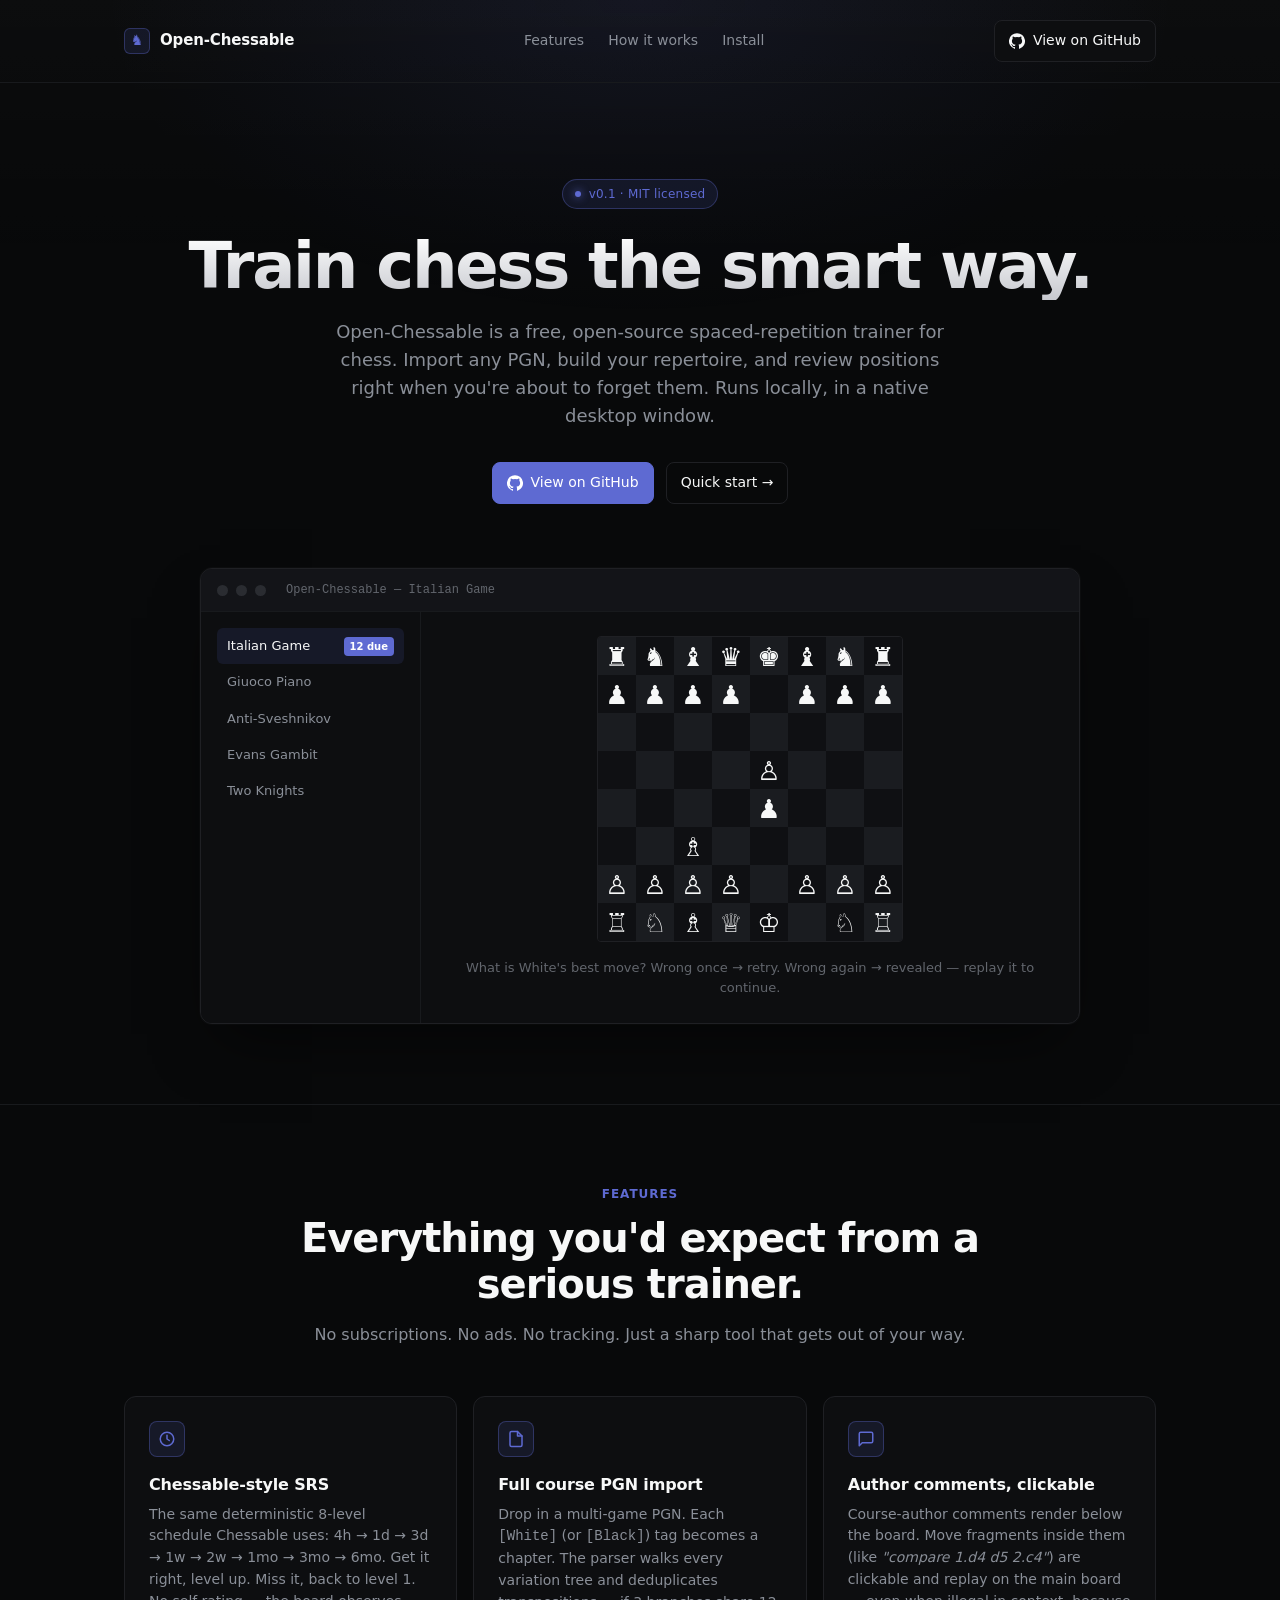
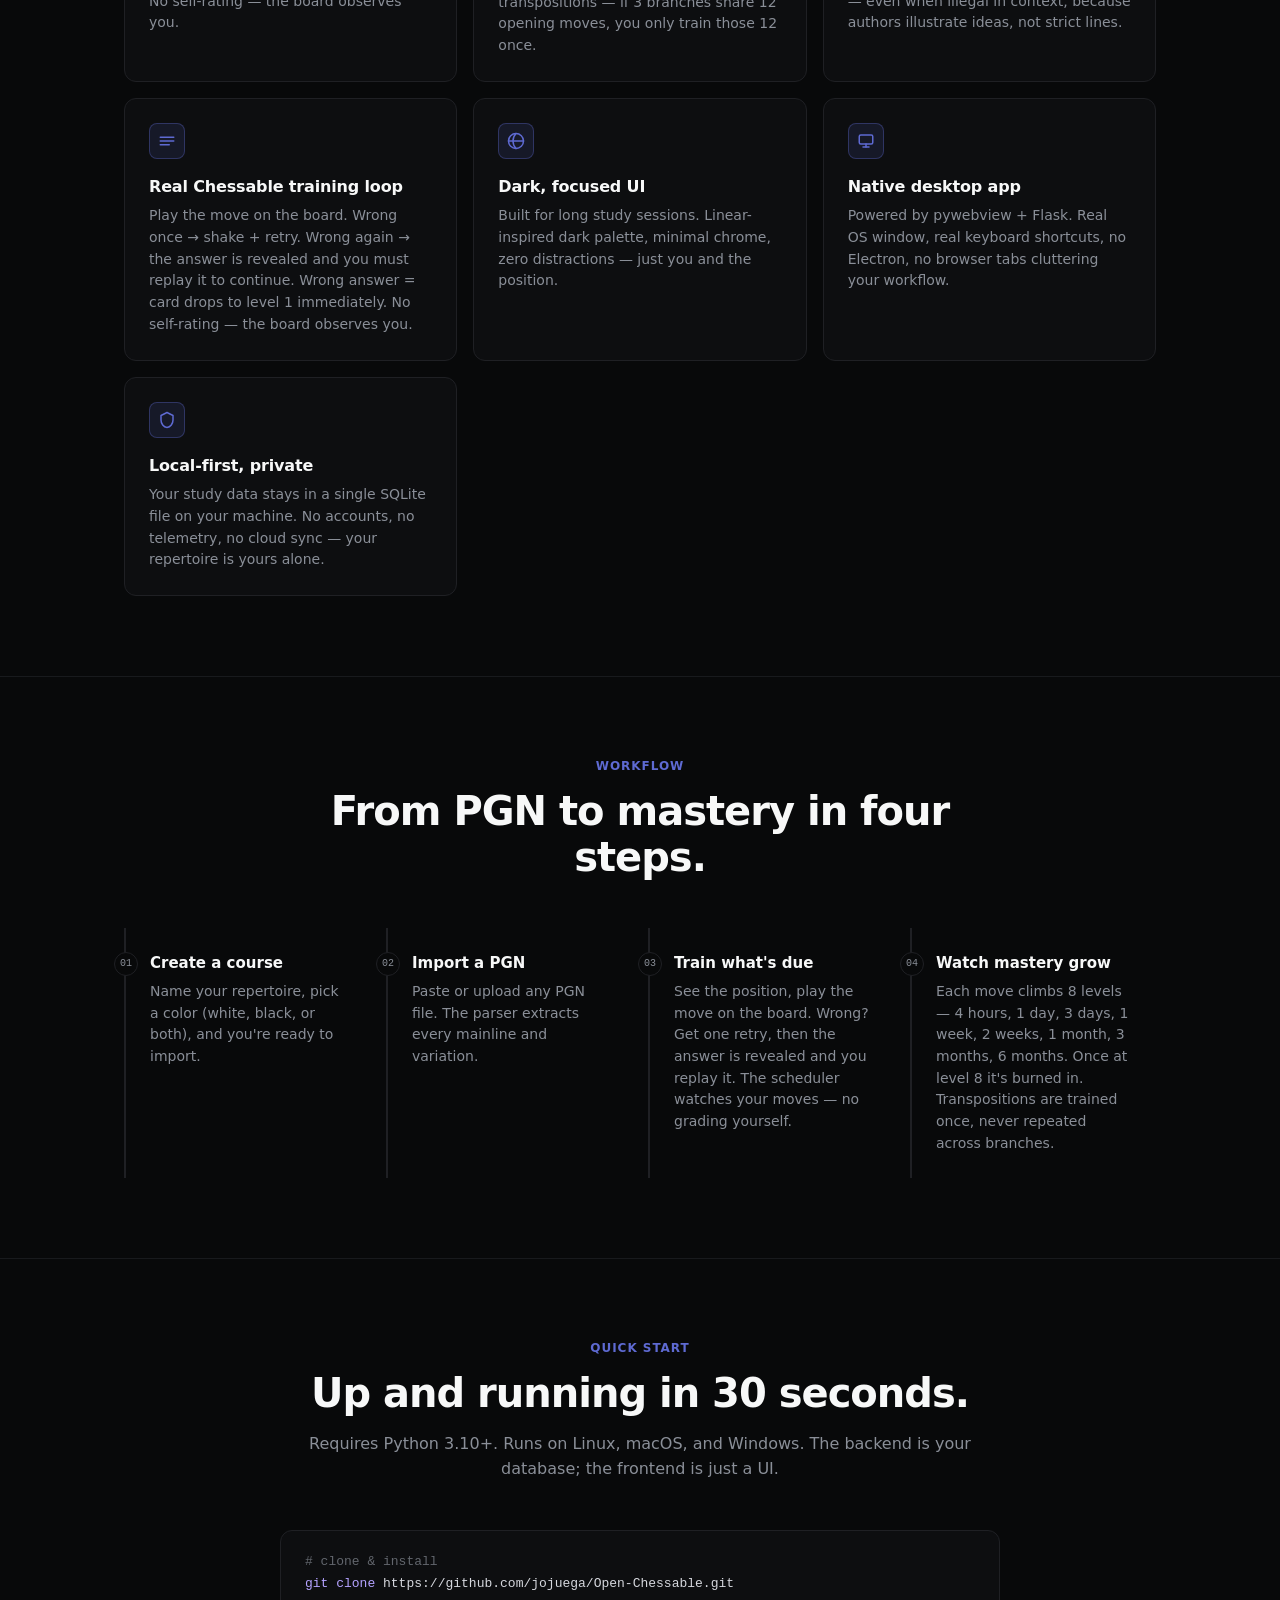
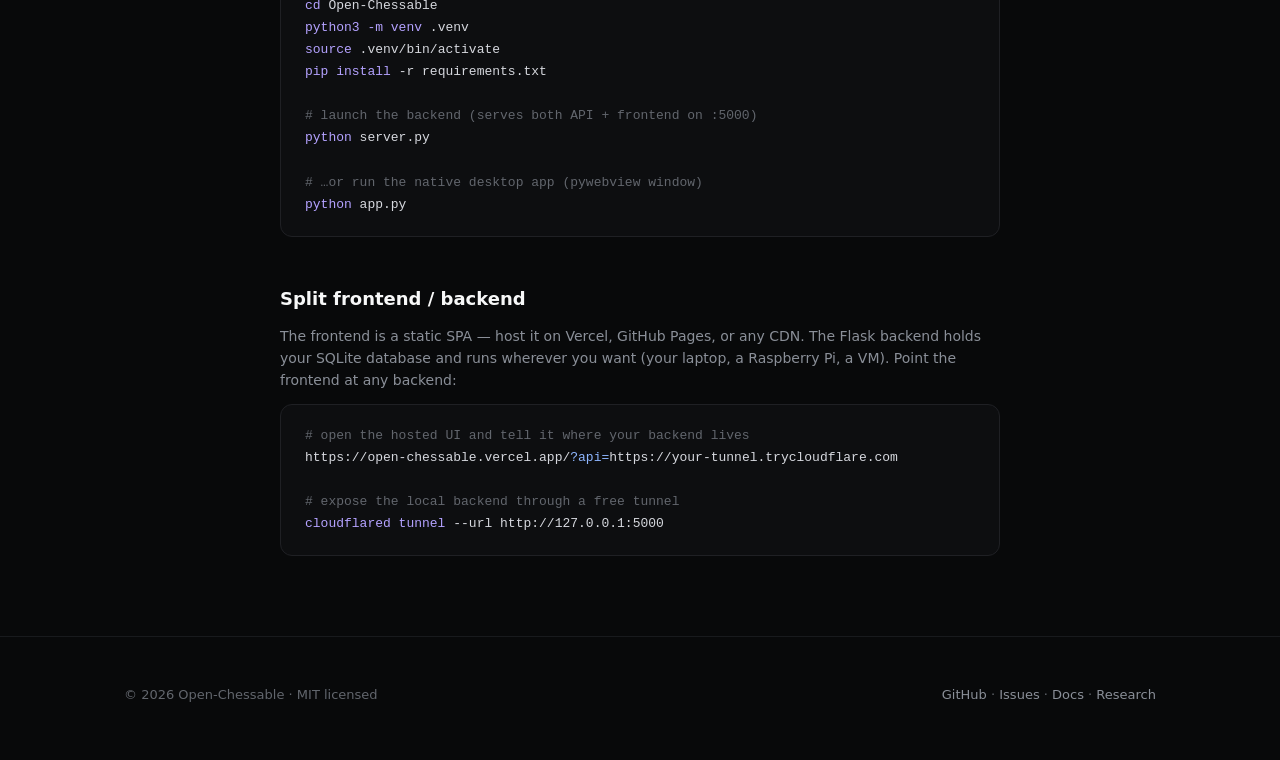
<file: viewer/index.html>
<!doctype html>
<html lang="en">
<head>
  <meta charset="utf-8" />
  <meta name="viewport" content="width=device-width,initial-scale=1" />
  <title>Open-Chessable — Open-source SRS chess trainer</title>
  <meta name="description" content="Open-Chessable is a free, open-source spaced-repetition chess trainer. Import PGNs, build repertoires, and train like a master — all on your own machine." />
  <meta name="theme-color" content="#08090a" />

  <!-- Open Graph / Twitter -->
  <meta property="og:title" content="Open-Chessable — Open-source SRS chess trainer" />
  <meta property="og:description" content="Free, self-hosted, Chessable-compatible 8-level spaced-repetition trainer for chess openings, tactics, and endgames. Local-first, dark theme, native desktop." />
  <meta property="og:type" content="website" />
  <meta property="og:url" content="https://jojuega.github.io/Open-Chessable/" />
  <meta name="twitter:card" content="summary_large_image" />

  <link rel="icon" href="data:image/svg+xml,%3Csvg xmlns='http://www.w3.org/2000/svg' viewBox='0 0 100 100'%3E%3Ctext y='.9em' font-size='90'%3E%E2%99%9E%3C/text%3E%3C/svg%3E" />

  <style>
    /* ── Linear.app–inspired dark theme ─────────────────────────────── */
    :root {
      --bg:          #08090a;
      --bg-elev-1:   #0d0e10;
      --bg-elev-2:   #131418;
      --border:      #1f2024;
      --border-soft: #181a1d;
      --text:        #f7f8f8;
      --text-mute:   #8a8f98;
      --text-dim:    #62666d;
      --accent:      #5e6ad2;
      --accent-soft: rgba(94, 106, 210, 0.12);
      --accent-line: rgba(94, 106, 210, 0.35);
      --green:       #4cb782;
      --radius:      8px;
      --radius-lg:   12px;
      --font:        ui-sans-serif, system-ui, -apple-system, "Segoe UI", Inter, "Helvetica Neue", Arial, sans-serif;
      --mono:        ui-monospace, SFMono-Regular, Menlo, Consolas, monospace;
    }

    * { box-sizing: border-box; }
    html, body { margin: 0; padding: 0; }
    body {
      background: var(--bg);
      color: var(--text);
      font-family: var(--font);
      font-size: 15px;
      line-height: 1.55;
      -webkit-font-smoothing: antialiased;
      -moz-osx-font-smoothing: grayscale;
      text-rendering: optimizeLegibility;
    }

    a { color: inherit; text-decoration: none; }
    a:hover { color: var(--accent); }

    .container { max-width: 1080px; margin: 0 auto; padding: 0 24px; }

    /* ── Subtle radial glow behind the hero ─────────────────────────── */
    .bg-grid {
      position: absolute;
      inset: 0;
      pointer-events: none;
      background:
        radial-gradient(60% 50% at 50% 0%, rgba(94,106,210,0.10), transparent 70%),
        linear-gradient(to bottom, rgba(255,255,255,0.02), transparent 30%);
      mask-image: linear-gradient(to bottom, #000 0%, transparent 80%);
      -webkit-mask-image: linear-gradient(to bottom, #000 0%, transparent 80%);
    }

    /* ── Nav ────────────────────────────────────────────────────────── */
    nav {
      position: relative;
      padding: 20px 0;
      border-bottom: 1px solid var(--border-soft);
    }
    nav .container { display: flex; align-items: center; justify-content: space-between; }
    .brand { display: flex; align-items: center; gap: 10px; font-weight: 600; letter-spacing: -0.01em; }
    .brand-mark {
      width: 26px; height: 26px;
      display: grid; place-items: center;
      background: var(--accent-soft);
      border: 1px solid var(--accent-line);
      border-radius: 6px;
      color: var(--accent);
      font-size: 14px;
    }
    .nav-links { display: flex; gap: 24px; font-size: 14px; color: var(--text-mute); }
    .nav-links a { transition: color .15s ease; }

    /* ── Buttons ────────────────────────────────────────────────────── */
    .btn {
      display: inline-flex; align-items: center; gap: 8px;
      padding: 9px 14px;
      font-size: 14px; font-weight: 500;
      border-radius: var(--radius);
      border: 1px solid var(--border);
      background: var(--bg-elev-1);
      color: var(--text);
      transition: all .15s ease;
      cursor: pointer;
    }
    .btn:hover { border-color: var(--accent-line); color: var(--text); }
    .btn-primary {
      background: var(--accent);
      border-color: var(--accent);
      color: #fff;
      box-shadow: 0 0 0 0 var(--accent-soft);
    }
    .btn-primary:hover {
      background: #6f7be0;
      border-color: #6f7be0;
      color: #fff;
      box-shadow: 0 0 0 6px var(--accent-soft);
    }
    .btn-ghost { background: transparent; }
    .btn .icon { width: 16px; height: 16px; }

    /* ── Hero ───────────────────────────────────────────────────────── */
    header.hero {
      position: relative;
      padding: 96px 0 80px;
      text-align: center;
    }
    .eyebrow {
      display: inline-flex; align-items: center; gap: 8px;
      padding: 5px 12px;
      margin-bottom: 24px;
      font-size: 12px; font-weight: 500;
      letter-spacing: 0.02em;
      color: var(--accent);
      background: var(--accent-soft);
      border: 1px solid var(--accent-line);
      border-radius: 999px;
    }
    .eyebrow .dot { width: 6px; height: 6px; border-radius: 50%; background: var(--accent); box-shadow: 0 0 8px var(--accent); }

    h1 {
      margin: 0 0 18px;
      font-size: clamp(40px, 6vw, 64px);
      font-weight: 600;
      letter-spacing: -0.035em;
      line-height: 1.05;
      background: linear-gradient(180deg, #ffffff 0%, #c7c9cf 100%);
      -webkit-background-clip: text;
      background-clip: text;
      -webkit-text-fill-color: transparent;
    }
    .lede {
      max-width: 640px;
      margin: 0 auto 32px;
      font-size: 18px;
      color: var(--text-mute);
      line-height: 1.55;
    }
    .cta-row { display: flex; gap: 12px; justify-content: center; flex-wrap: wrap; }

    /* ── Mock window (UI preview) ──────────────────────────────────── */
    .preview {
      position: relative;
      margin: 64px auto 0;
      max-width: 880px;
      background: var(--bg-elev-1);
      border: 1px solid var(--border);
      border-radius: var(--radius-lg);
      box-shadow:
        0 1px 0 rgba(255,255,255,0.04) inset,
        0 30px 60px -20px rgba(0,0,0,0.6),
        0 0 0 1px rgba(255,255,255,0.02);
      overflow: hidden;
    }
    .preview-bar {
      display: flex; align-items: center; gap: 8px;
      padding: 12px 16px;
      background: var(--bg-elev-2);
      border-bottom: 1px solid var(--border-soft);
    }
    .preview-bar .dot { width: 11px; height: 11px; border-radius: 50%; background: #2a2c31; }
    .preview-bar .title {
      margin-left: 12px;
      font-family: var(--mono);
      font-size: 12px;
      color: var(--text-dim);
    }
    .preview-body {
      display: grid;
      grid-template-columns: 220px 1fr;
      min-height: 320px;
    }
    .preview-side {
      padding: 16px;
      border-right: 1px solid var(--border-soft);
      background: var(--bg-elev-1);
    }
    .preview-side .item {
      display: flex; justify-content: space-between; align-items: center;
      padding: 8px 10px;
      border-radius: 6px;
      font-size: 13px;
      color: var(--text-mute);
    }
    .preview-side .item.active { background: var(--accent-soft); color: var(--text); }
    .preview-side .badge {
      font-size: 10px; padding: 2px 6px; border-radius: 4px;
      background: var(--accent); color: #fff; font-weight: 600;
    }
    .preview-main {
      padding: 24px;
      display: flex; flex-direction: column; gap: 16px; align-items: center; justify-content: center;
    }
    .board-mock {
      display: grid; grid-template-columns: repeat(8, 38px); grid-template-rows: repeat(8, 38px);
      border: 1px solid var(--border);
      border-radius: 4px;
      overflow: hidden;
    }
    .sq { display: grid; place-items: center; font-size: 26px; }
    .sq.light { background: #1a1c20; }
    .sq.dark  { background: #0f1013; }
    .preview-caption {
      font-size: 13px; color: var(--text-dim);
    }
    .preview-caption kbd {
      font-family: var(--mono);
      background: var(--bg-elev-2);
      border: 1px solid var(--border);
      border-radius: 4px;
      padding: 1px 6px;
      font-size: 12px;
      color: var(--text-mute);
    }

    /* ── Features section ──────────────────────────────────────────── */
    section { padding: 80px 0; border-top: 1px solid var(--border-soft); position: relative; }
    .section-head { max-width: 720px; margin: 0 auto 48px; text-align: center; }
    .section-eyebrow {
      font-size: 12px; font-weight: 600; letter-spacing: 0.08em;
      text-transform: uppercase; color: var(--accent);
      margin-bottom: 12px;
    }
    h2 {
      margin: 0 0 14px;
      font-size: clamp(28px, 3.5vw, 40px);
      font-weight: 600;
      letter-spacing: -0.025em;
      line-height: 1.15;
    }
    .section-sub { color: var(--text-mute); font-size: 16px; }

    .grid { display: grid; gap: 16px; }
    .features { grid-template-columns: repeat(auto-fit, minmax(280px, 1fr)); }
    .card {
      position: relative;
      background: var(--bg-elev-1);
      border: 1px solid var(--border);
      border-radius: var(--radius-lg);
      padding: 24px;
      transition: border-color .15s ease, transform .15s ease;
    }
    .card:hover { border-color: var(--border); }
    .card-icon {
      display: grid; place-items: center;
      width: 36px; height: 36px;
      border-radius: 8px;
      background: var(--accent-soft);
      color: var(--accent);
      margin-bottom: 16px;
      border: 1px solid var(--accent-line);
    }
    .card h3 {
      margin: 0 0 6px;
      font-size: 16px; font-weight: 600;
      letter-spacing: -0.01em;
    }
    .card p { margin: 0; color: var(--text-mute); font-size: 14px; line-height: 1.55; }

    /* ── How it works ─────────────────────────────────────────────── */
    .steps { grid-template-columns: repeat(auto-fit, minmax(220px, 1fr)); counter-reset: step; }
    .step {
      counter-increment: step;
      padding: 24px;
      border-left: 2px solid var(--border);
      position: relative;
    }
    .step::before {
      content: counter(step, decimal-leading-zero);
      position: absolute;
      top: 24px; left: -12px;
      width: 22px; height: 22px;
      display: grid; place-items: center;
      background: var(--bg);
      border: 1px solid var(--border);
      border-radius: 50%;
      font-family: var(--mono);
      font-size: 10px;
      color: var(--text-mute);
    }
    .step h4 { margin: 0 0 6px; font-size: 15px; font-weight: 600; }
    .step p  { margin: 0; color: var(--text-mute); font-size: 14px; }

    /* ── Code block ───────────────────────────────────────────────── */
    pre.code {
      max-width: 720px; margin: 32px auto 0;
      background: var(--bg-elev-1);
      border: 1px solid var(--border);
      border-radius: var(--radius-lg);
      padding: 20px 24px;
      overflow-x: auto;
      font-family: var(--mono);
      font-size: 13px;
      line-height: 1.7;
      color: #d6d8de;
    }
    pre.code .c { color: var(--text-dim); }
    pre.code .k { color: #b4a2ff; }
    pre.code .s { color: var(--green); }
    pre.code .p { color: #8eb6ff; }

    /* ── Footer ───────────────────────────────────────────────────── */
    footer {
      padding: 48px 0 56px;
      border-top: 1px solid var(--border-soft);
      color: var(--text-dim);
      font-size: 13px;
    }
    footer .container { display: flex; justify-content: space-between; align-items: center; flex-wrap: wrap; gap: 16px; }
    footer a { color: var(--text-mute); }
    footer a:hover { color: var(--text); }

    /* ── Responsive ───────────────────────────────────────────────── */
    @media (max-width: 720px) {
      header.hero { padding: 64px 0 56px; }
      .preview-body { grid-template-columns: 1fr; }
      .preview-side { display: none; }
      .nav-links { display: none; }
      .board-mock { grid-template-columns: repeat(8, 32px); grid-template-rows: repeat(8, 32px); }
      .sq { font-size: 20px; }
    }
  </style>
</head>
<body>

  <div class="bg-grid" aria-hidden="true"></div>

  <!-- ─── Nav ─────────────────────────────────────────────────────── -->
  <nav>
    <div class="container">
      <a class="brand" href="#">
        <span class="brand-mark">♞</span>
        <span>Open-Chessable</span>
      </a>
      <div class="nav-links">
        <a href="#features">Features</a>
        <a href="#how">How it works</a>
        <a href="#install">Install</a>
      </div>
      <a class="btn" href="https://github.com/jojuega/Open-Chessable">
        <svg class="icon" viewBox="0 0 24 24" fill="currentColor" aria-hidden="true"><path d="M12 .3a12 12 0 0 0-3.79 23.4c.6.11.82-.26.82-.58v-2.04c-3.34.73-4.04-1.61-4.04-1.61-.55-1.4-1.34-1.77-1.34-1.77-1.09-.74.08-.73.08-.73 1.21.08 1.84 1.24 1.84 1.24 1.07 1.83 2.81 1.3 3.5.99.11-.78.42-1.3.76-1.6-2.66-.3-5.47-1.33-5.47-5.93 0-1.31.47-2.38 1.24-3.22-.12-.31-.54-1.53.12-3.18 0 0 1.01-.32 3.3 1.23a11.5 11.5 0 0 1 6 0c2.29-1.55 3.3-1.23 3.3-1.23.66 1.65.24 2.87.12 3.18.77.84 1.24 1.91 1.24 3.22 0 4.61-2.81 5.63-5.49 5.93.43.37.81 1.1.81 2.22v3.29c0 .32.22.7.83.58A12 12 0 0 0 12 .3z"/></svg>
        View on GitHub
      </a>
    </div>
  </nav>

  <!-- ─── Hero ─────────────────────────────────────────────────────── -->
  <header class="hero">
    <div class="container">
      <span class="eyebrow"><span class="dot"></span> v0.1 · MIT licensed</span>
      <h1>Train chess the smart way.</h1>
      <p class="lede">
        Open-Chessable is a free, open-source spaced-repetition trainer for chess.
        Import any PGN, build your repertoire, and review positions right when
        you're about to forget them. Runs locally, in a native desktop window.
      </p>
      <div class="cta-row">
        <a class="btn btn-primary" href="https://github.com/jojuega/Open-Chessable">
          <svg class="icon" viewBox="0 0 24 24" fill="currentColor" aria-hidden="true"><path d="M12 .3a12 12 0 0 0-3.79 23.4c.6.11.82-.26.82-.58v-2.04c-3.34.73-4.04-1.61-4.04-1.61-.55-1.4-1.34-1.77-1.34-1.77-1.09-.74.08-.73.08-.73 1.21.08 1.84 1.24 1.84 1.24 1.07 1.83 2.81 1.3 3.5.99.11-.78.42-1.3.76-1.6-2.66-.3-5.47-1.33-5.47-5.93 0-1.31.47-2.38 1.24-3.22-.12-.31-.54-1.53.12-3.18 0 0 1.01-.32 3.3 1.23a11.5 11.5 0 0 1 6 0c2.29-1.55 3.3-1.23 3.3-1.23.66 1.65.24 2.87.12 3.18.77.84 1.24 1.91 1.24 3.22 0 4.61-2.81 5.63-5.49 5.93.43.37.81 1.1.81 2.22v3.29c0 .32.22.7.83.58A12 12 0 0 0 12 .3z"/></svg>
          View on GitHub
        </a>
        <a class="btn btn-ghost" href="#install">Quick start →</a>
      </div>

      <!-- Mock window preview -->
      <div class="preview" role="img" aria-label="Open-Chessable desktop app preview">
        <div class="preview-bar">
          <span class="dot"></span><span class="dot"></span><span class="dot"></span>
          <span class="title">Open-Chessable — Italian Game</span>
        </div>
        <div class="preview-body">
          <aside class="preview-side">
            <div class="item active">Italian Game <span class="badge">12 due</span></div>
            <div class="item">Giuoco Piano</div>
            <div class="item">Anti-Sveshnikov</div>
            <div class="item">Evans Gambit</div>
            <div class="item">Two Knights</div>
          </aside>
          <div class="preview-main">
            <div class="board-mock" aria-hidden="true">
              <!-- rank 8 -->
              <div class="sq light">♜</div><div class="sq dark">♞</div><div class="sq light">♝</div><div class="sq dark">♛</div><div class="sq light">♚</div><div class="sq dark">♝</div><div class="sq light">♞</div><div class="sq dark">♜</div>
              <!-- rank 7 -->
              <div class="sq dark">♟</div><div class="sq light">♟</div><div class="sq dark">♟</div><div class="sq light">♟</div><div class="sq dark"></div><div class="sq light">♟</div><div class="sq dark">♟</div><div class="sq light">♟</div>
              <!-- rank 6 -->
              <div class="sq light"></div><div class="sq dark"></div><div class="sq light"></div><div class="sq dark"></div><div class="sq light"></div><div class="sq dark"></div><div class="sq light"></div><div class="sq dark"></div>
              <!-- rank 5 -->
              <div class="sq dark"></div><div class="sq light"></div><div class="sq dark"></div><div class="sq light"></div><div class="sq dark">♙</div><div class="sq light"></div><div class="sq dark"></div><div class="sq light"></div>
              <!-- rank 4 -->
              <div class="sq light"></div><div class="sq dark"></div><div class="sq light"></div><div class="sq dark"></div><div class="sq light">♟</div><div class="sq dark"></div><div class="sq light"></div><div class="sq dark"></div>
              <!-- rank 3 -->
              <div class="sq dark"></div><div class="sq light"></div><div class="sq dark">♗</div><div class="sq light"></div><div class="sq dark"></div><div class="sq light"></div><div class="sq dark"></div><div class="sq light"></div>
              <!-- rank 2 -->
              <div class="sq light">♙</div><div class="sq dark">♙</div><div class="sq light">♙</div><div class="sq dark">♙</div><div class="sq light"></div><div class="sq dark">♙</div><div class="sq light">♙</div><div class="sq dark">♙</div>
              <!-- rank 1 -->
              <div class="sq dark">♖</div><div class="sq light">♘</div><div class="sq dark">♗</div><div class="sq light">♕</div><div class="sq dark">♔</div><div class="sq light"></div><div class="sq dark">♘</div><div class="sq light">♖</div>
            </div>
            <div class="preview-caption">
              What is White's best move? Wrong once → retry. Wrong again → revealed — replay it to continue.
            </div>
          </div>
        </div>
      </div>
    </div>
  </header>

  <!-- ─── Features ──────────────────────────────────────────────────── -->
  <section id="features">
    <div class="container">
      <div class="section-head">
        <div class="section-eyebrow">Features</div>
        <h2>Everything you'd expect from a serious trainer.</h2>
        <p class="section-sub">No subscriptions. No ads. No tracking. Just a sharp tool that gets out of your way.</p>
      </div>

      <div class="grid features">
        <div class="card">
          <div class="card-icon">
            <svg width="18" height="18" viewBox="0 0 24 24" fill="none" stroke="currentColor" stroke-width="2" stroke-linecap="round" stroke-linejoin="round" aria-hidden="true"><path d="M21 12a9 9 0 1 1-18 0 9 9 0 0 1 18 0Z"/><path d="M12 7v5l3 2"/></svg>
          </div>
          <h3>Chessable-style SRS</h3>
          <p>The same deterministic 8-level schedule Chessable uses: 4h → 1d → 3d → 1w → 2w → 1mo → 3mo → 6mo. Get it right, level up. Miss it, back to level 1. No self-rating — the board observes you.</p>
        </div>

        <div class="card">
          <div class="card-icon">
            <svg width="18" height="18" viewBox="0 0 24 24" fill="none" stroke="currentColor" stroke-width="2" stroke-linecap="round" stroke-linejoin="round" aria-hidden="true"><path d="M14 2H6a2 2 0 0 0-2 2v16a2 2 0 0 0 2 2h12a2 2 0 0 0 2-2V8z"/><polyline points="14 2 14 8 20 8"/></svg>
          </div>
          <h3>Full course PGN import</h3>
          <p>Drop in a multi-game PGN. Each <code>[White]</code> (or <code>[Black]</code>) tag becomes a chapter. The parser walks every variation tree and deduplicates transpositions — if 3 branches share 12 opening moves, you only train those 12 once.</p>
        </div>

        <div class="card">
          <div class="card-icon">
            <svg width="18" height="18" viewBox="0 0 24 24" fill="none" stroke="currentColor" stroke-width="2" stroke-linecap="round" stroke-linejoin="round" aria-hidden="true"><path d="M21 15a2 2 0 0 1-2 2H7l-4 4V5a2 2 0 0 1 2-2h14a2 2 0 0 1 2 2z"/></svg>
          </div>
          <h3>Author comments, clickable</h3>
          <p>Course-author comments render below the board. Move fragments inside them (like <em>"compare 1.d4 d5 2.c4"</em>) are clickable and replay on the main board — even when illegal in context, because authors illustrate ideas, not strict lines.</p>
        </div>

        <div class="card">
          <div class="card-icon">
            <svg width="18" height="18" viewBox="0 0 24 24" fill="none" stroke="currentColor" stroke-width="2" stroke-linecap="round" stroke-linejoin="round" aria-hidden="true"><path d="M3 7h18"/><path d="M3 12h18"/><path d="M3 17h12"/></svg>
          </div>
          <h3>Real Chessable training loop</h3>
          <p>Play the move on the board. Wrong once → shake + retry. Wrong again → the answer is revealed and you must replay it to continue. Wrong answer = card drops to level 1 immediately. No self-rating — the board observes you.</p>
        </div>

        <div class="card">
          <div class="card-icon">
            <svg width="18" height="18" viewBox="0 0 24 24" fill="none" stroke="currentColor" stroke-width="2" stroke-linecap="round" stroke-linejoin="round" aria-hidden="true"><circle cx="12" cy="12" r="10"/><path d="M12 2a14.5 14.5 0 0 0 0 20"/><path d="M2 12h20"/></svg>
          </div>
          <h3>Dark, focused UI</h3>
          <p>Built for long study sessions. Linear-inspired dark palette, minimal chrome, zero distractions — just you and the position.</p>
        </div>

        <div class="card">
          <div class="card-icon">
            <svg width="18" height="18" viewBox="0 0 24 24" fill="none" stroke="currentColor" stroke-width="2" stroke-linecap="round" stroke-linejoin="round" aria-hidden="true"><rect x="3" y="4" width="18" height="12" rx="2"/><path d="M8 20h8"/><path d="M12 16v4"/></svg>
          </div>
          <h3>Native desktop app</h3>
          <p>Powered by pywebview + Flask. Real OS window, real keyboard shortcuts, no Electron, no browser tabs cluttering your workflow.</p>
        </div>

        <div class="card">
          <div class="card-icon">
            <svg width="18" height="18" viewBox="0 0 24 24" fill="none" stroke="currentColor" stroke-width="2" stroke-linecap="round" stroke-linejoin="round" aria-hidden="true"><path d="M12 2 4 6v6c0 5 3.4 9.5 8 10 4.6-.5 8-5 8-10V6z"/></svg>
          </div>
          <h3>Local-first, private</h3>
          <p>Your study data stays in a single SQLite file on your machine. No accounts, no telemetry, no cloud sync — your repertoire is yours alone.</p>
        </div>
      </div>
    </div>
  </section>

  <!-- ─── How it works ─────────────────────────────────────────────── -->
  <section id="how">
    <div class="container">
      <div class="section-head">
        <div class="section-eyebrow">Workflow</div>
        <h2>From PGN to mastery in four steps.</h2>
      </div>

      <div class="grid steps">
        <div class="step">
          <h4>Create a course</h4>
          <p>Name your repertoire, pick a color (white, black, or both), and you're ready to import.</p>
        </div>
        <div class="step">
          <h4>Import a PGN</h4>
          <p>Paste or upload any PGN file. The parser extracts every mainline and variation.</p>
        </div>
        <div class="step">
          <h4>Train what's due</h4>
          <p>See the position, play the move on the board. Wrong? Get one retry, then the answer is revealed and you replay it. The scheduler watches your moves — no grading yourself.</p>
        </div>
        <div class="step">
          <h4>Watch mastery grow</h4>
          <p>Each move climbs 8 levels — 4 hours, 1 day, 3 days, 1 week, 2 weeks, 1 month, 3 months, 6 months. Once at level 8 it's burned in. Transpositions are trained once, never repeated across branches.</p>
        </div>
      </div>
    </div>
  </section>

  <!-- ─── Install ─────────────────────────────────────────────────── -->
  <section id="install">
    <div class="container">
      <div class="section-head">
        <div class="section-eyebrow">Quick start</div>
        <h2>Up and running in 30 seconds.</h2>
        <p class="section-sub">Requires Python 3.10+. Runs on Linux, macOS, and Windows. The backend is your database; the frontend is just a UI.</p>
      </div>

      <pre class="code"><span class="c"># clone &amp; install</span>
<span class="k">git clone</span> https://github.com/jojuega/Open-Chessable.git
<span class="k">cd</span> Open-Chessable
<span class="k">python3 -m venv</span> .venv
<span class="k">source</span> .venv/bin/activate
<span class="k">pip install</span> -r requirements.txt

<span class="c"># launch the backend (serves both API + frontend on :5000)</span>
<span class="k">python</span> server.py

<span class="c"># …or run the native desktop app (pywebview window)</span>
<span class="k">python</span> app.py</pre>

      <div style="max-width:720px;margin:48px auto 0;text-align:left;">
        <h3 style="margin:0 0 12px;font-size:18px;font-weight:600;">Split frontend / backend</h3>
        <p style="color:var(--text-mute);font-size:14px;line-height:1.6;margin:0 0 12px;">
          The frontend is a static SPA — host it on Vercel, GitHub Pages, or any CDN.
          The Flask backend holds your SQLite database and runs wherever you want
          (your laptop, a Raspberry Pi, a VM). Point the frontend at any backend:
        </p>
        <pre class="code" style="margin:0;"><span class="c"># open the hosted UI and tell it where your backend lives</span>
https://open-chessable.vercel.app/<span class="p">?api=</span>https://your-tunnel.trycloudflare.com

<span class="c"># expose the local backend through a free tunnel</span>
<span class="k">cloudflared tunnel</span> --url http://127.0.0.1:5000</pre>
      </div>
    </div>
  </section>

  <!-- ─── Footer ──────────────────────────────────────────────────── -->
  <footer>
    <div class="container">
      <div>© 2026 Open-Chessable · MIT licensed</div>
      <div>
        <a href="https://github.com/jojuega/Open-Chessable">GitHub</a> ·
        <a href="https://github.com/jojuega/Open-Chessable/issues">Issues</a> ·
        <a href="https://github.com/jojuega/Open-Chessable/blob/main/README.md">Docs</a> ·
        <a href="https://github.com/jojuega/Open-Chessable/blob/main/RESEARCH.md">Research</a>
      </div>
    </div>
  </footer>

</body>
</html>
</file>
